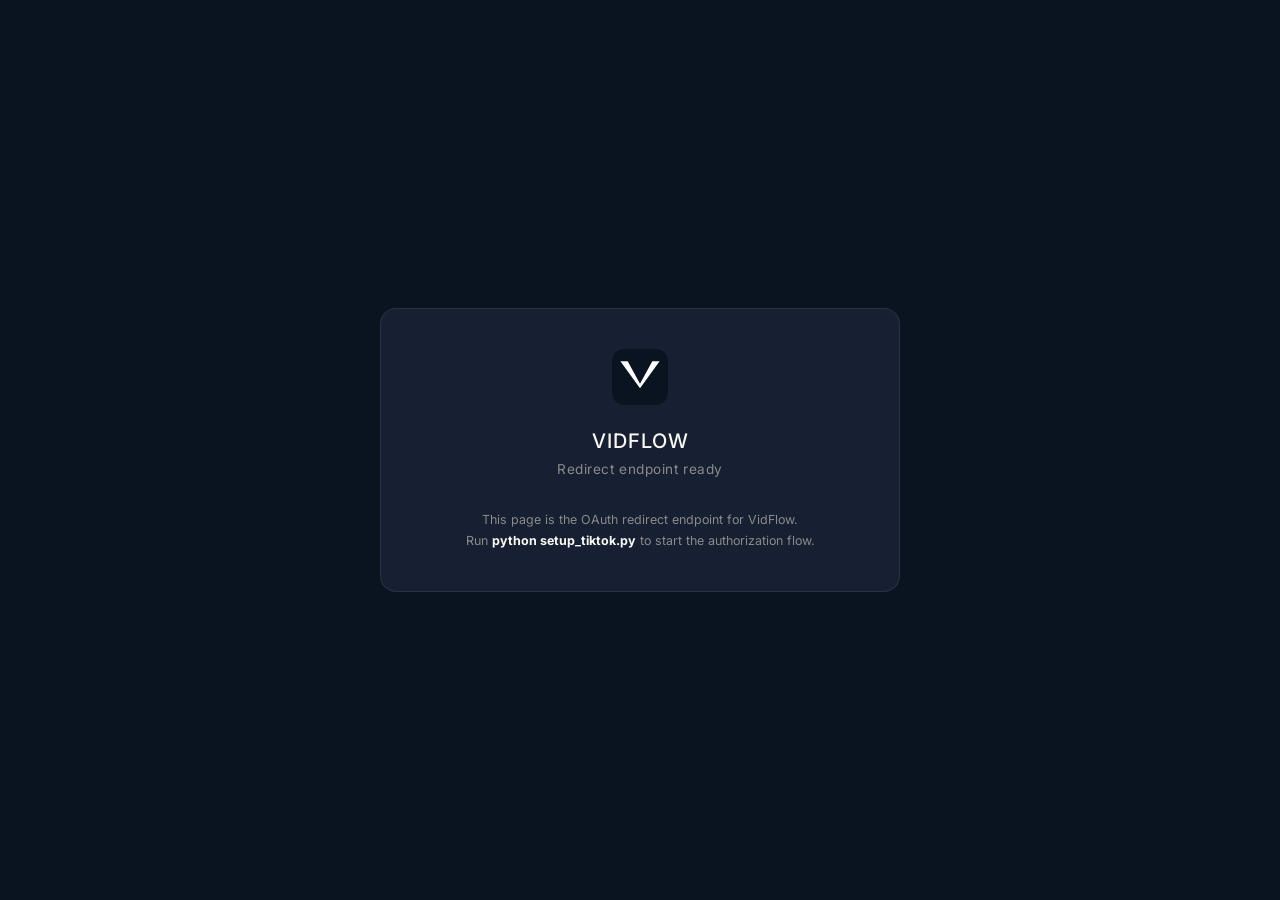
<file: callback.html>
<!DOCTYPE html>
<html lang="en">
<head>
  <meta charset="UTF-8">
  <meta name="viewport" content="width=device-width, initial-scale=1.0">
  <title>VidFlow — Authorization</title>
  <link rel="preconnect" href="https://fonts.googleapis.com">
  <link href="https://fonts.googleapis.com/css2?family=Inter:wght@300;400;500&display=swap" rel="stylesheet">
  <style>
    :root {
      --dark:   #0A1420;
      --green:  #1D3D25;
      --amber:  #C8963C;
      --cream:  #FAF8F2;
      --hai:    #8A8A8A;
    }
    * { box-sizing: border-box; margin: 0; padding: 0; }
    body {
      font-family: 'Inter', sans-serif;
      background: var(--dark);
      color: var(--cream);
      min-height: 100vh;
      display: flex;
      align-items: center;
      justify-content: center;
      padding: 2rem;
    }
    .card {
      background: #162032;
      border: 1px solid rgba(255,255,255,.08);
      border-radius: 16px;
      padding: 2.5rem 2rem;
      max-width: 520px;
      width: 100%;
      text-align: center;
    }
    .icon {
      width: 56px;
      height: 56px;
      margin: 0 auto 1.5rem;
      border-radius: 12px;
      overflow: hidden;
    }
    h1 {
      font-size: 1.25rem;
      font-weight: 500;
      letter-spacing: .05em;
      margin-bottom: .5rem;
      color: var(--cream);
    }
    .status {
      font-size: .85rem;
      color: var(--hai);
      margin-bottom: 2rem;
      letter-spacing: .04em;
    }
    .status.success { color: #4ade80; }
    .status.error   { color: #f87171; }

    .code-block {
      background: rgba(0,0,0,.4);
      border: 1px solid rgba(255,255,255,.1);
      border-radius: 8px;
      padding: 1rem 1.25rem;
      margin: 1.25rem 0;
      text-align: left;
    }
    .code-label {
      font-size: .68rem;
      letter-spacing: .15em;
      text-transform: uppercase;
      color: var(--hai);
      margin-bottom: .5rem;
    }
    .code-value {
      font-family: 'Courier New', monospace;
      font-size: .82rem;
      color: var(--amber);
      word-break: break-all;
      line-height: 1.5;
    }
    .copy-btn {
      background: var(--green);
      color: var(--cream);
      border: none;
      border-radius: 6px;
      padding: .7rem 1.5rem;
      font-family: 'Inter', sans-serif;
      font-size: .85rem;
      letter-spacing: .05em;
      cursor: pointer;
      transition: background .2s;
      margin-top: .5rem;
    }
    .copy-btn:hover { background: #2E5C28; }
    .copy-btn.copied { background: #166534; }

    .instruction {
      font-size: .78rem;
      color: var(--hai);
      margin-top: 1.5rem;
      line-height: 1.7;
    }
    .instruction strong { color: var(--cream); }

    .url-block {
      background: rgba(0,0,0,.3);
      border: 1px solid rgba(255,255,255,.06);
      border-radius: 6px;
      padding: .6rem 1rem;
      margin: .75rem 0;
    }
    .url-value {
      font-family: 'Courier New', monospace;
      font-size: .75rem;
      color: #9ca3af;
      word-break: break-all;
    }
    #copyUrlBtn {
      margin-top: .75rem;
      background: #1f2937;
    }
    #copyUrlBtn:hover { background: #374151; }
  </style>
</head>
<body>
  <div class="card">
    <div class="icon">
      <svg viewBox="0 0 100 100" fill="none" xmlns="http://www.w3.org/2000/svg">
        <rect width="100" height="100" rx="20" fill="#0A1420"/>
        <polygon points="15,22 28,22 50,62 72,22 85,22 50,70" fill="white"/>
      </svg>
    </div>

    <h1>VIDFLOW</h1>
    <p class="status" id="statusText">Checking authorization…</p>

    <div id="successBlock" style="display:none;">
      <div class="code-block">
        <p class="code-label">Authorization Code</p>
        <p class="code-value" id="codeDisplay"></p>
      </div>
      <button class="copy-btn" id="copyCodeBtn" onclick="copyCode()">Copy Code</button>

      <p class="instruction" style="margin-top:1.5rem;">
        <strong>Next step:</strong> Go back to the terminal running <code>python setup_tiktok.py</code> and paste the <strong>full URL</strong> below:
      </p>
      <div class="url-block">
        <p class="url-value" id="urlDisplay"></p>
      </div>
      <button class="copy-btn" id="copyUrlBtn" onclick="copyUrl()">Copy Full URL</button>
    </div>

    <div id="errorBlock" style="display:none;">
      <div class="code-block">
        <p class="code-label">Error Details</p>
        <p class="code-value" id="errorDisplay"></p>
      </div>
      <p class="instruction">Authorization was not completed. Please try running <code>python setup_tiktok.py</code> again.</p>
    </div>

    <div id="emptyBlock" style="display:none;">
      <p class="instruction">
        This page is the OAuth redirect endpoint for VidFlow.<br>
        Run <strong>python setup_tiktok.py</strong> to start the authorization flow.
      </p>
    </div>
  </div>

  <script>
    const params = new URLSearchParams(window.location.search);
    const code  = params.get('code');
    const error = params.get('error');
    const fullUrl = window.location.href;

    if (code) {
      document.getElementById('statusText').textContent = 'Authorization successful ✓';
      document.getElementById('statusText').className = 'status success';
      document.getElementById('codeDisplay').textContent = code;
      document.getElementById('urlDisplay').textContent = fullUrl;
      document.getElementById('successBlock').style.display = '';
    } else if (error) {
      document.getElementById('statusText').textContent = 'Authorization failed';
      document.getElementById('statusText').className = 'status error';
      document.getElementById('errorDisplay').textContent = error + (params.get('error_description') ? ': ' + params.get('error_description') : '');
      document.getElementById('errorBlock').style.display = '';
    } else {
      document.getElementById('statusText').textContent = 'Redirect endpoint ready';
      document.getElementById('statusText').className = 'status';
      document.getElementById('emptyBlock').style.display = '';
    }

    function copyCode() {
      navigator.clipboard.writeText(code).then(() => {
        const btn = document.getElementById('copyCodeBtn');
        btn.textContent = 'Copied!';
        btn.className = 'copy-btn copied';
        setTimeout(() => { btn.textContent = 'Copy Code'; btn.className = 'copy-btn'; }, 2000);
      });
    }

    function copyUrl() {
      navigator.clipboard.writeText(fullUrl).then(() => {
        const btn = document.getElementById('copyUrlBtn');
        btn.textContent = 'Copied!';
        btn.className = 'copy-btn copied';
        setTimeout(() => { btn.textContent = 'Copy Full URL'; btn.className = 'copy-btn'; }, 2000);
      });
    }
  </script>
</body>
</html>
</file>
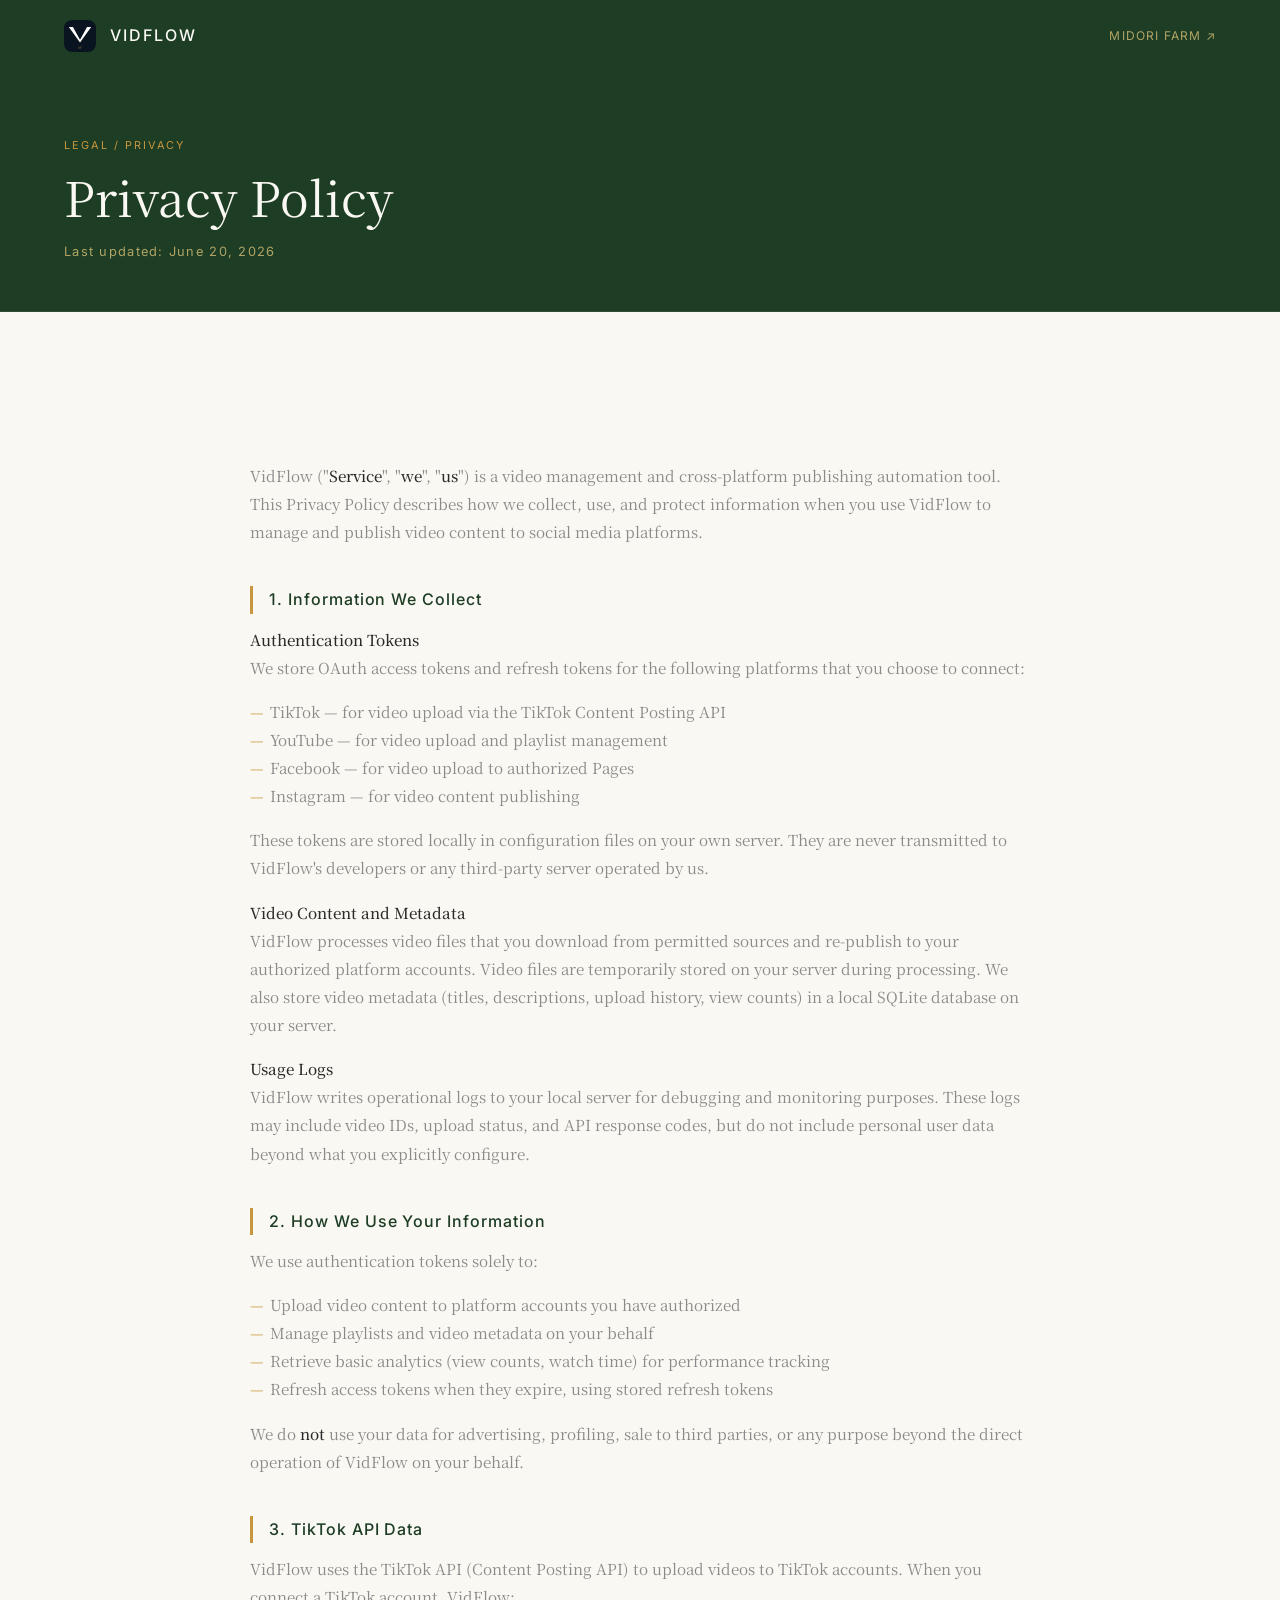
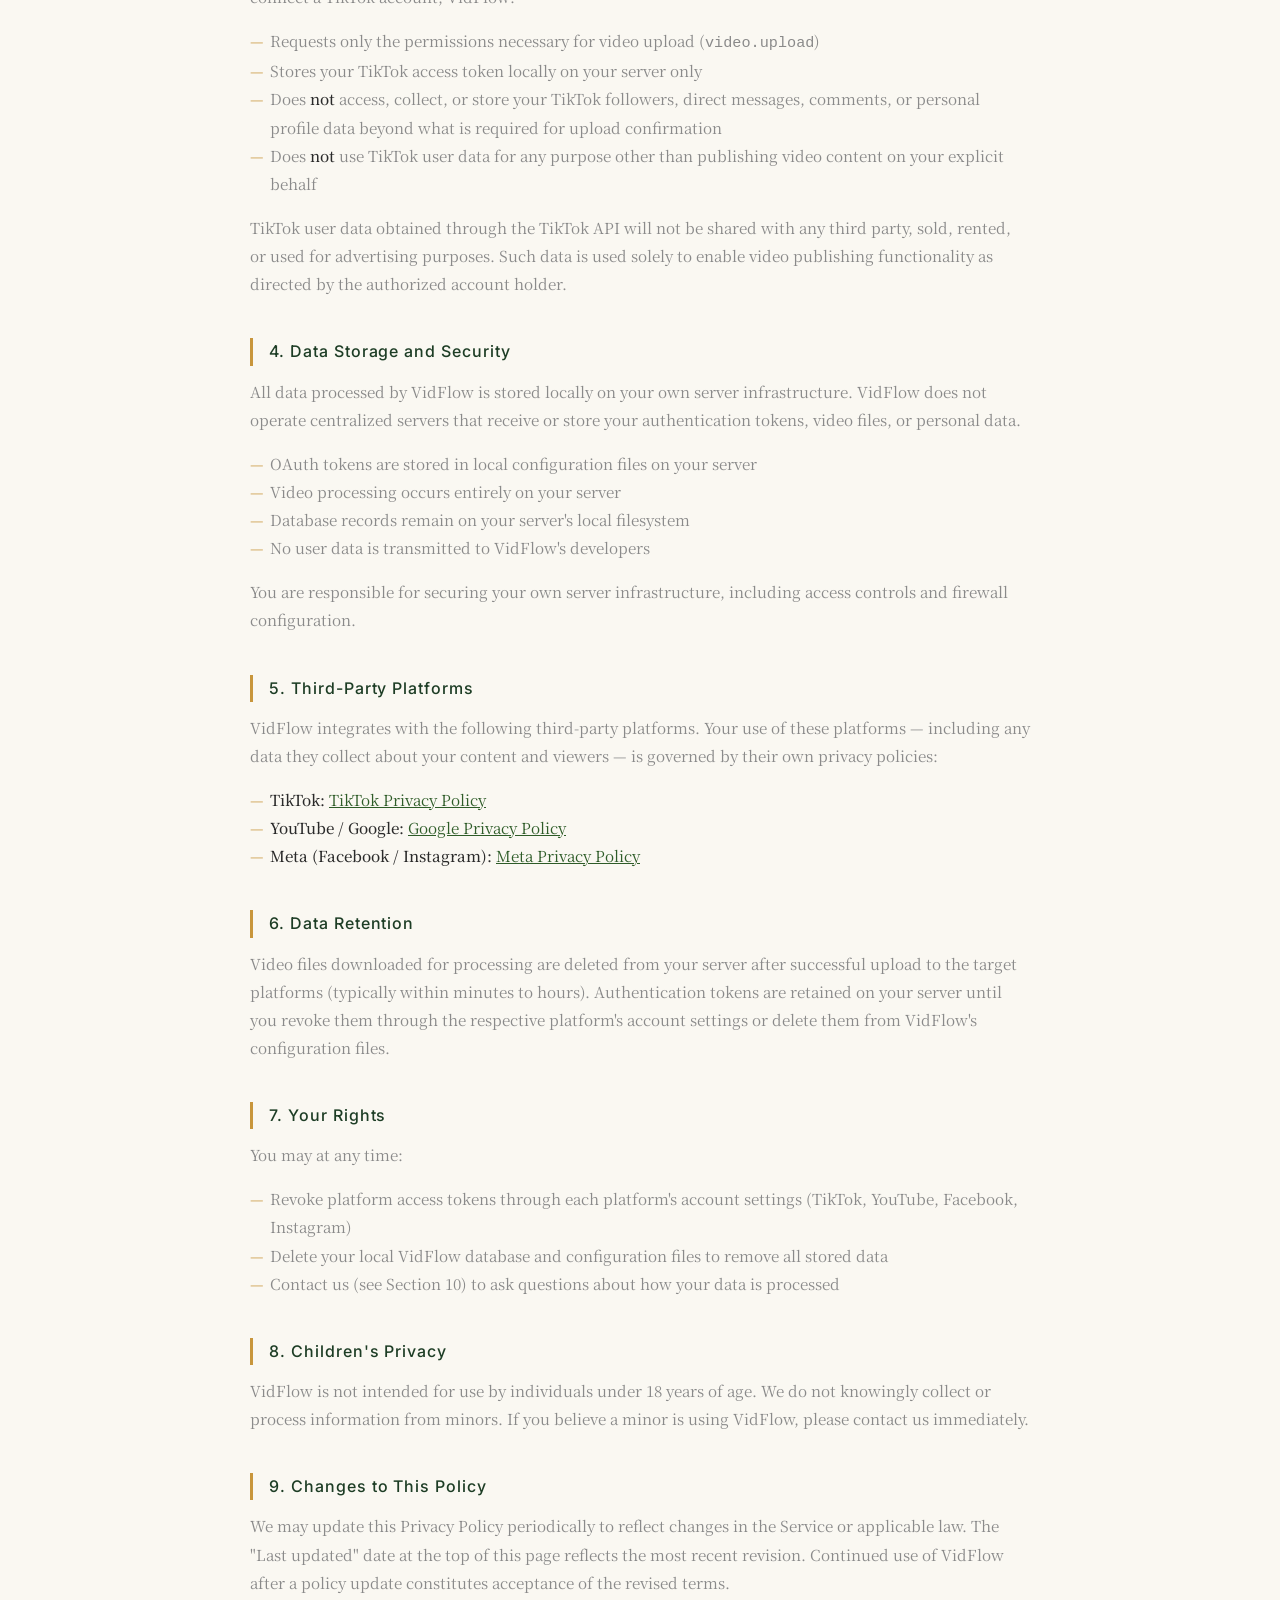
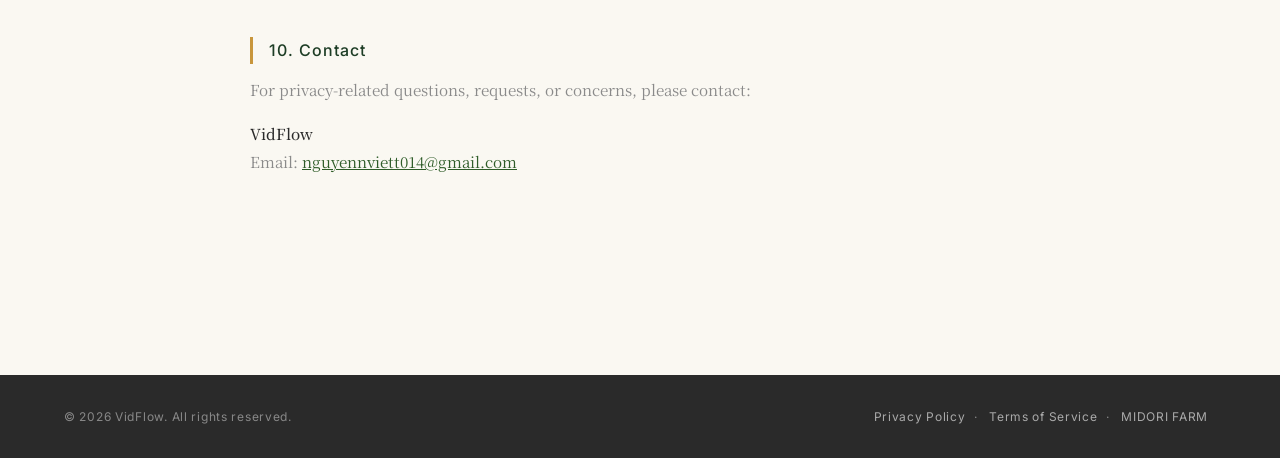
<file: privacy.html>
<!DOCTYPE html>
<html lang="en">
<head>
  <meta charset="UTF-8">
  <meta name="viewport" content="width=device-width, initial-scale=1.0">
  <title>Privacy Policy — VidFlow</title>
  <link rel="preconnect" href="https://fonts.googleapis.com">
  <link rel="preconnect" href="https://fonts.gstatic.com" crossorigin>
  <link href="https://fonts.googleapis.com/css2?family=Noto+Serif+JP:wght@300;400;500;700&family=Cormorant+Garamond:ital,wght@0,300;0,400;0,500;1,300;1,400&family=Inter:wght@300;400;500&display=swap" rel="stylesheet">
  <link rel="stylesheet" href="css/style.css">
  <style>
    .vf-header {
      background: var(--dark-g);
      padding: 1.25rem 0;
      position: sticky;
      top: 0;
      z-index: 100;
    }
    .vf-header-inner {
      display: flex;
      align-items: center;
      gap: 0.875rem;
    }
    .vf-logo-icon {
      width: 32px;
      height: 32px;
      border-radius: 8px;
      flex-shrink: 0;
    }
    .vf-logo-text {
      font-family: var(--font-ui);
      font-size: 1rem;
      font-weight: 500;
      letter-spacing: .12em;
      color: var(--cream);
    }
    .vf-header-back {
      margin-left: auto;
      font-family: var(--font-ui);
      font-size: .75rem;
      letter-spacing: .1em;
      color: var(--lt-koh);
      opacity: .7;
      transition: opacity .2s;
    }
    .vf-header-back:hover { opacity: 1; }

    .vf-hero {
      background: var(--dark-g);
      padding: 4rem 0 3rem;
      border-bottom: 1px solid rgba(255,255,255,.08);
    }
    .vf-hero .label { color: var(--kohaku); }
    .vf-hero h1 {
      font-family: var(--font-jp);
      font-size: clamp(1.8rem, 4vw, 3rem);
      font-weight: 400;
      color: var(--cream);
      line-height: 1.3;
      margin-bottom: .75rem;
    }
    .vf-hero .vf-date {
      font-family: var(--font-ui);
      font-size: .8rem;
      letter-spacing: .1em;
      color: var(--lt-koh);
      opacity: .7;
    }

    .legal-body {
      max-width: 780px;
      margin: 0 auto;
      padding: 3rem 0 5rem;
    }
    .legal-body h2 {
      font-family: var(--font-ui);
      font-size: 1rem;
      font-weight: 500;
      letter-spacing: .06em;
      color: var(--dark-g);
      margin: 2.5rem 0 .75rem;
      padding-left: 1rem;
      border-left: 3px solid var(--kohaku);
    }
    .legal-body p {
      color: var(--hai);
      line-height: 1.85;
      margin-bottom: 1rem;
      font-size: .95rem;
    }
    .legal-body ul {
      list-style: none;
      padding: 0;
      margin: 0 0 1rem;
    }
    .legal-body ul li {
      color: var(--hai);
      font-size: .95rem;
      line-height: 1.85;
      padding-left: 1.25rem;
      position: relative;
    }
    .legal-body ul li::before {
      content: '—';
      position: absolute;
      left: 0;
      color: var(--kohaku);
    }
    .legal-body strong { color: var(--sumi); font-weight: 500; }
    .legal-body a { color: var(--mid-g); text-decoration: underline; }

    .vf-footer {
      background: var(--sumi);
      padding: 2rem 0;
    }
    .vf-footer-inner {
      display: flex;
      align-items: center;
      justify-content: space-between;
      flex-wrap: wrap;
      gap: 1rem;
    }
    .vf-footer p {
      font-family: var(--font-ui);
      font-size: .75rem;
      color: #888;
      letter-spacing: .06em;
    }
    .vf-footer a {
      color: #aaa;
      margin: 0 .5rem;
    }
    .vf-footer a:hover { color: var(--cream); }
  </style>
</head>
<body style="background:var(--cream);">

<!-- VidFlow Header -->
<header class="vf-header">
  <div class="container vf-header-inner">
    <svg class="vf-logo-icon" viewBox="0 0 100 100" fill="none" xmlns="http://www.w3.org/2000/svg">
      <rect width="100" height="100" rx="20" fill="#0A1420"/>
      <polygon points="15,22 28,22 50,62 72,22 85,22 50,70" fill="white"/>
      <text x="50" y="90" font-family="Inter,sans-serif" font-size="10" font-weight="300" letter-spacing="1.5" fill="#C8963C" text-anchor="middle">VF</text>
    </svg>
    <span class="vf-logo-text">VIDFLOW</span>
    <a href="index.html" class="vf-header-back">MIDORI FARM ↗</a>
  </div>
</header>

<!-- Hero -->
<div class="vf-hero">
  <div class="container">
    <p class="label">LEGAL / PRIVACY</p>
    <h1>Privacy Policy</h1>
    <p class="vf-date">Last updated: June 20, 2026</p>
  </div>
</div>

<!-- Content -->
<main class="section">
  <div class="container legal-body">

    <p>VidFlow ("<strong>Service</strong>", "<strong>we</strong>", "<strong>us</strong>") is a video management and cross-platform publishing automation tool. This Privacy Policy describes how we collect, use, and protect information when you use VidFlow to manage and publish video content to social media platforms.</p>

    <h2>1. Information We Collect</h2>

    <p><strong>Authentication Tokens</strong><br>
    We store OAuth access tokens and refresh tokens for the following platforms that you choose to connect:</p>
    <ul>
      <li>TikTok — for video upload via the TikTok Content Posting API</li>
      <li>YouTube — for video upload and playlist management</li>
      <li>Facebook — for video upload to authorized Pages</li>
      <li>Instagram — for video content publishing</li>
    </ul>
    <p>These tokens are stored locally in configuration files on your own server. They are never transmitted to VidFlow's developers or any third-party server operated by us.</p>

    <p><strong>Video Content and Metadata</strong><br>
    VidFlow processes video files that you download from permitted sources and re-publish to your authorized platform accounts. Video files are temporarily stored on your server during processing. We also store video metadata (titles, descriptions, upload history, view counts) in a local SQLite database on your server.</p>

    <p><strong>Usage Logs</strong><br>
    VidFlow writes operational logs to your local server for debugging and monitoring purposes. These logs may include video IDs, upload status, and API response codes, but do not include personal user data beyond what you explicitly configure.</p>

    <h2>2. How We Use Your Information</h2>

    <p>We use authentication tokens solely to:</p>
    <ul>
      <li>Upload video content to platform accounts you have authorized</li>
      <li>Manage playlists and video metadata on your behalf</li>
      <li>Retrieve basic analytics (view counts, watch time) for performance tracking</li>
      <li>Refresh access tokens when they expire, using stored refresh tokens</li>
    </ul>
    <p>We do <strong>not</strong> use your data for advertising, profiling, sale to third parties, or any purpose beyond the direct operation of VidFlow on your behalf.</p>

    <h2>3. TikTok API Data</h2>

    <p>VidFlow uses the TikTok API (Content Posting API) to upload videos to TikTok accounts. When you connect a TikTok account, VidFlow:</p>
    <ul>
      <li>Requests only the permissions necessary for video upload (<code>video.upload</code>)</li>
      <li>Stores your TikTok access token locally on your server only</li>
      <li>Does <strong>not</strong> access, collect, or store your TikTok followers, direct messages, comments, or personal profile data beyond what is required for upload confirmation</li>
      <li>Does <strong>not</strong> use TikTok user data for any purpose other than publishing video content on your explicit behalf</li>
    </ul>
    <p>TikTok user data obtained through the TikTok API will not be shared with any third party, sold, rented, or used for advertising purposes. Such data is used solely to enable video publishing functionality as directed by the authorized account holder.</p>

    <h2>4. Data Storage and Security</h2>

    <p>All data processed by VidFlow is stored locally on your own server infrastructure. VidFlow does not operate centralized servers that receive or store your authentication tokens, video files, or personal data.</p>
    <ul>
      <li>OAuth tokens are stored in local configuration files on your server</li>
      <li>Video processing occurs entirely on your server</li>
      <li>Database records remain on your server's local filesystem</li>
      <li>No user data is transmitted to VidFlow's developers</li>
    </ul>
    <p>You are responsible for securing your own server infrastructure, including access controls and firewall configuration.</p>

    <h2>5. Third-Party Platforms</h2>

    <p>VidFlow integrates with the following third-party platforms. Your use of these platforms — including any data they collect about your content and viewers — is governed by their own privacy policies:</p>
    <ul>
      <li><strong>TikTok:</strong> <a href="https://www.tiktok.com/legal/privacy-policy" target="_blank" rel="noopener">TikTok Privacy Policy</a></li>
      <li><strong>YouTube / Google:</strong> <a href="https://policies.google.com/privacy" target="_blank" rel="noopener">Google Privacy Policy</a></li>
      <li><strong>Meta (Facebook / Instagram):</strong> <a href="https://www.facebook.com/privacy/policy/" target="_blank" rel="noopener">Meta Privacy Policy</a></li>
    </ul>

    <h2>6. Data Retention</h2>

    <p>Video files downloaded for processing are deleted from your server after successful upload to the target platforms (typically within minutes to hours). Authentication tokens are retained on your server until you revoke them through the respective platform's account settings or delete them from VidFlow's configuration files.</p>

    <h2>7. Your Rights</h2>

    <p>You may at any time:</p>
    <ul>
      <li>Revoke platform access tokens through each platform's account settings (TikTok, YouTube, Facebook, Instagram)</li>
      <li>Delete your local VidFlow database and configuration files to remove all stored data</li>
      <li>Contact us (see Section 10) to ask questions about how your data is processed</li>
    </ul>

    <h2>8. Children's Privacy</h2>

    <p>VidFlow is not intended for use by individuals under 18 years of age. We do not knowingly collect or process information from minors. If you believe a minor is using VidFlow, please contact us immediately.</p>

    <h2>9. Changes to This Policy</h2>

    <p>We may update this Privacy Policy periodically to reflect changes in the Service or applicable law. The "Last updated" date at the top of this page reflects the most recent revision. Continued use of VidFlow after a policy update constitutes acceptance of the revised terms.</p>

    <h2>10. Contact</h2>

    <p>For privacy-related questions, requests, or concerns, please contact:</p>
    <p>
      <strong>VidFlow</strong><br>
      Email: <a href="mailto:nguyennviett014@gmail.com">nguyennviett014@gmail.com</a>
    </p>

  </div>
</main>

<!-- Footer -->
<footer class="vf-footer">
  <div class="container vf-footer-inner">
    <p>© 2026 VidFlow. All rights reserved.</p>
    <p>
      <a href="privacy.html">Privacy Policy</a>·
      <a href="terms.html">Terms of Service</a>·
      <a href="index.html">MIDORI FARM</a>
    </p>
  </div>
</footer>

</body>
</html>
</file>
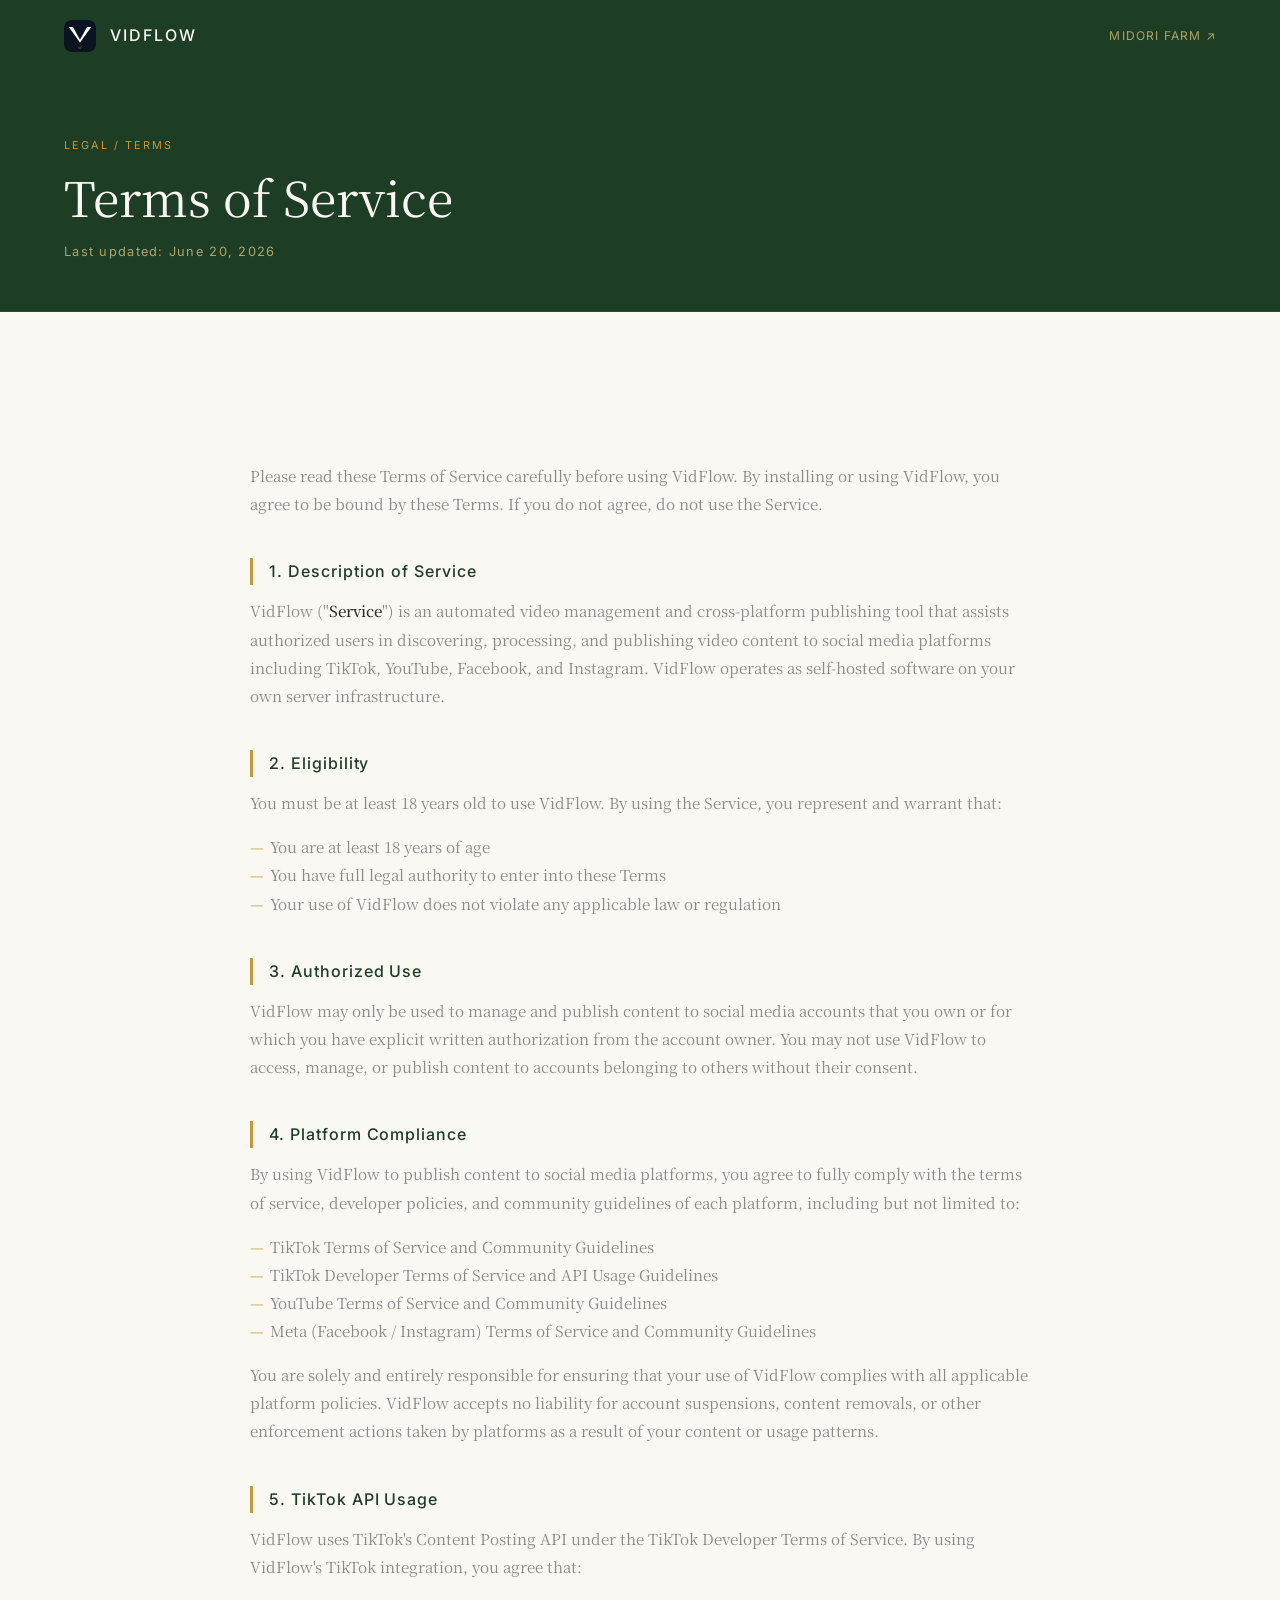
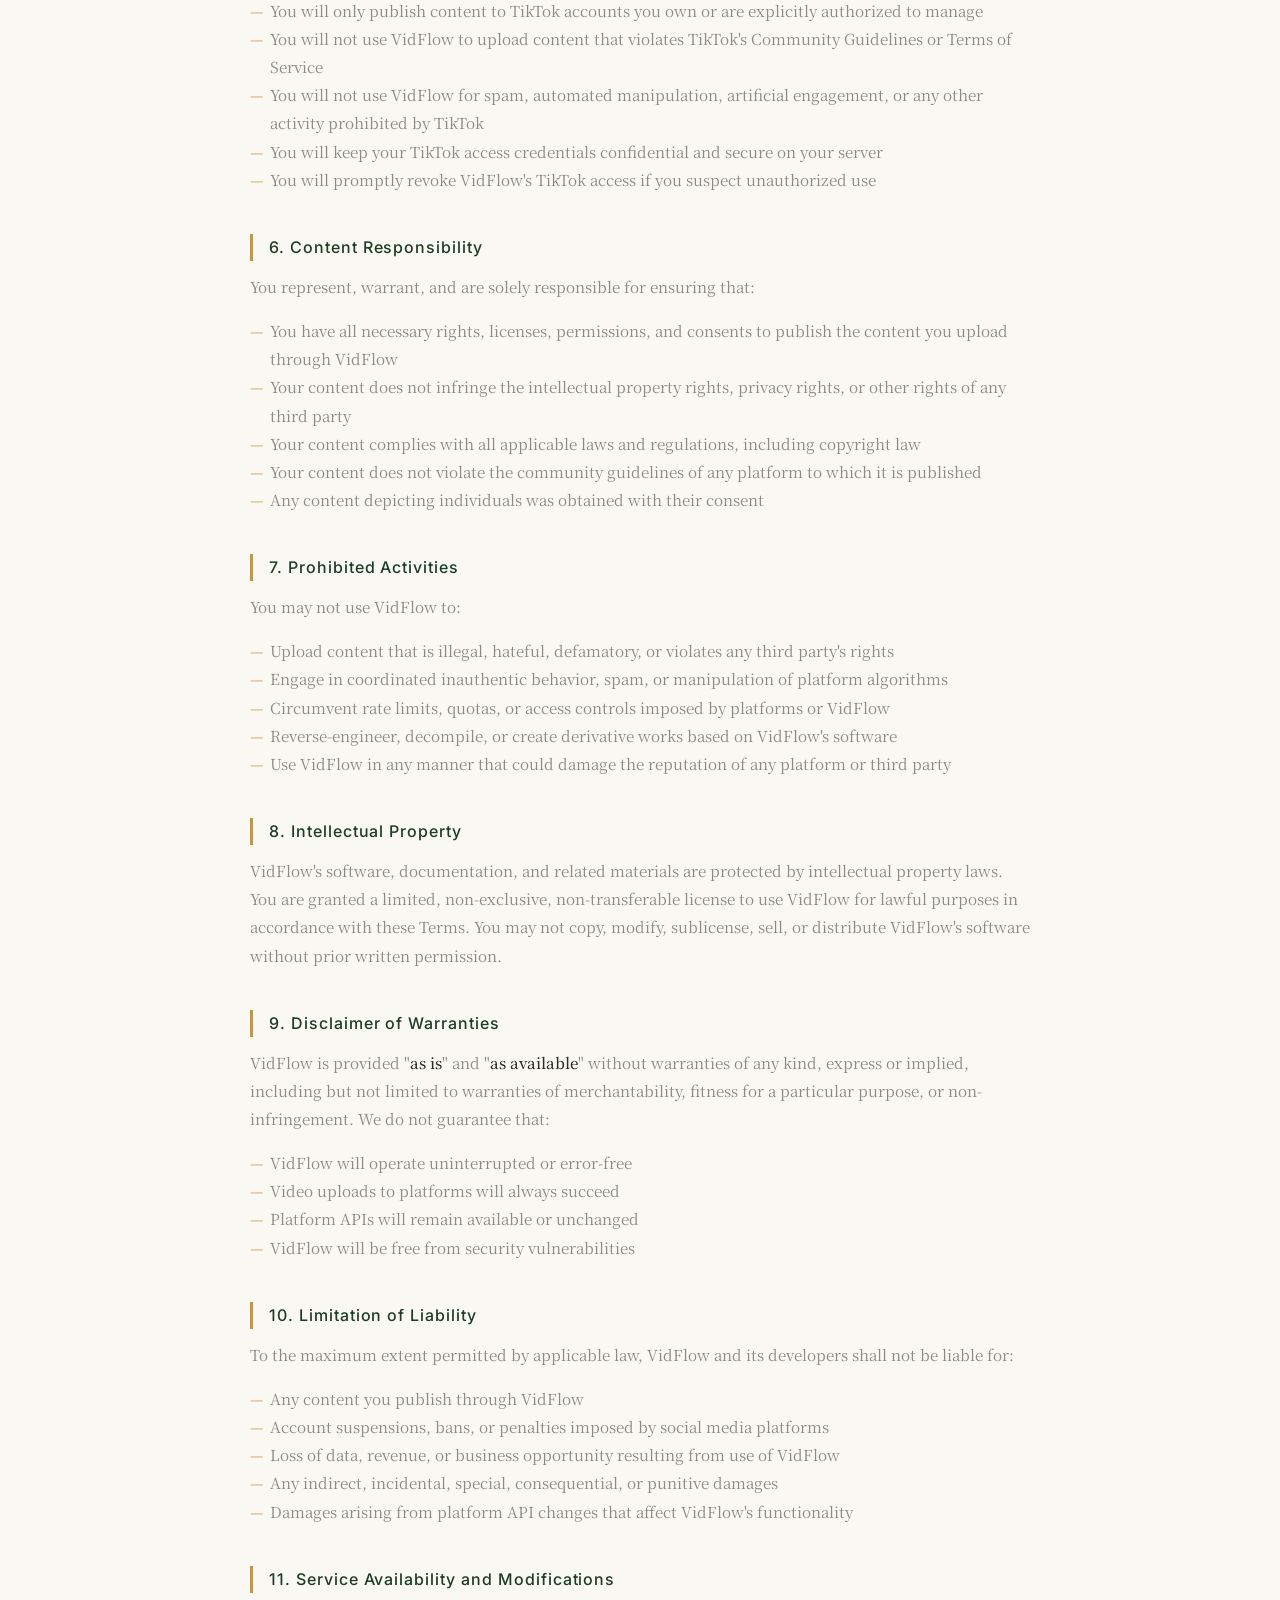
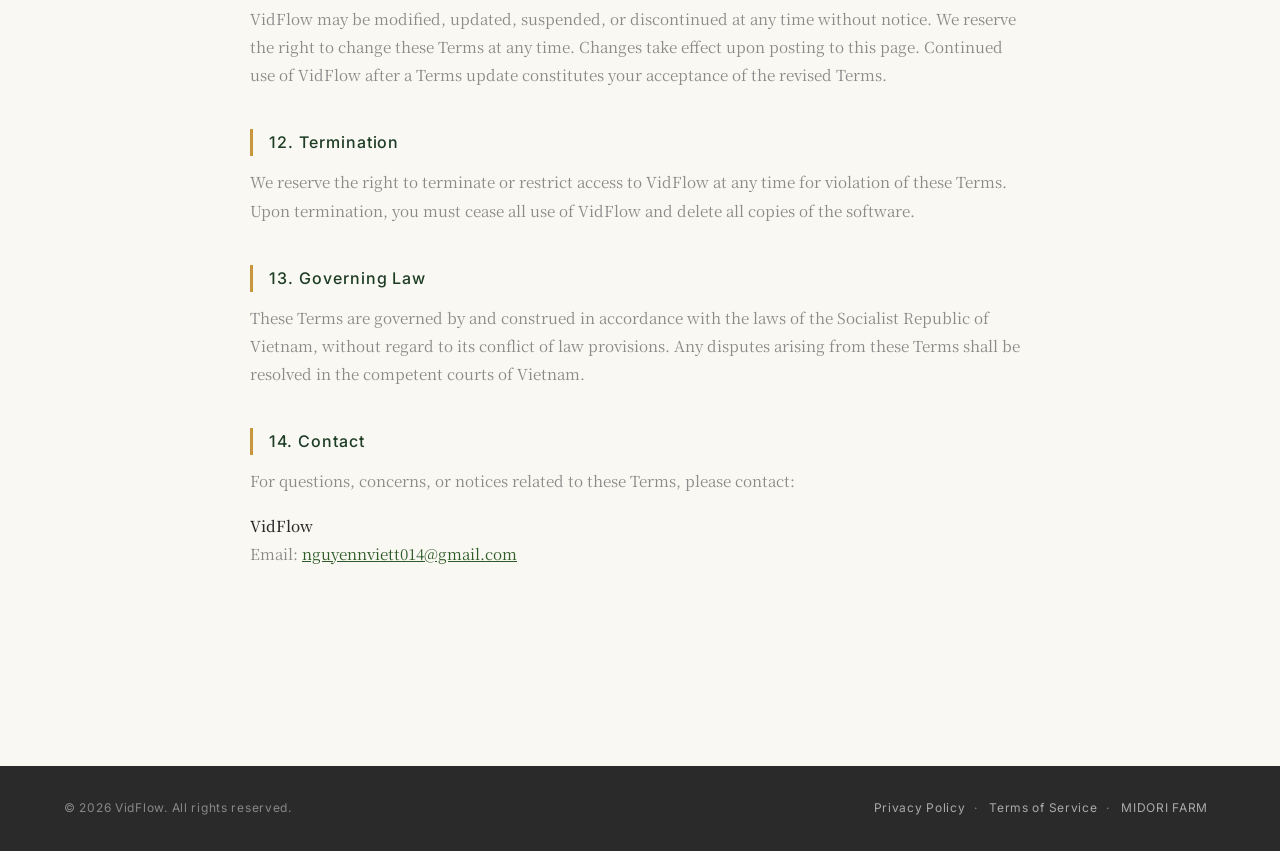
<file: terms.html>
<!DOCTYPE html>
<html lang="en">
<head>
  <meta charset="UTF-8">
  <meta name="viewport" content="width=device-width, initial-scale=1.0">
  <title>Terms of Service — VidFlow</title>
  <link rel="preconnect" href="https://fonts.googleapis.com">
  <link rel="preconnect" href="https://fonts.gstatic.com" crossorigin>
  <link href="https://fonts.googleapis.com/css2?family=Noto+Serif+JP:wght@300;400;500;700&family=Cormorant+Garamond:ital,wght@0,300;0,400;0,500;1,300;1,400&family=Inter:wght@300;400;500&display=swap" rel="stylesheet">
  <link rel="stylesheet" href="css/style.css">
  <style>
    .vf-header {
      background: var(--dark-g);
      padding: 1.25rem 0;
      position: sticky;
      top: 0;
      z-index: 100;
    }
    .vf-header-inner {
      display: flex;
      align-items: center;
      gap: 0.875rem;
    }
    .vf-logo-icon {
      width: 32px;
      height: 32px;
      border-radius: 8px;
      flex-shrink: 0;
    }
    .vf-logo-text {
      font-family: var(--font-ui);
      font-size: 1rem;
      font-weight: 500;
      letter-spacing: .12em;
      color: var(--cream);
    }
    .vf-header-back {
      margin-left: auto;
      font-family: var(--font-ui);
      font-size: .75rem;
      letter-spacing: .1em;
      color: var(--lt-koh);
      opacity: .7;
      transition: opacity .2s;
    }
    .vf-header-back:hover { opacity: 1; }

    .vf-hero {
      background: var(--dark-g);
      padding: 4rem 0 3rem;
      border-bottom: 1px solid rgba(255,255,255,.08);
    }
    .vf-hero .label { color: var(--kohaku); }
    .vf-hero h1 {
      font-family: var(--font-jp);
      font-size: clamp(1.8rem, 4vw, 3rem);
      font-weight: 400;
      color: var(--cream);
      line-height: 1.3;
      margin-bottom: .75rem;
    }
    .vf-hero .vf-date {
      font-family: var(--font-ui);
      font-size: .8rem;
      letter-spacing: .1em;
      color: var(--lt-koh);
      opacity: .7;
    }

    .legal-body {
      max-width: 780px;
      margin: 0 auto;
      padding: 3rem 0 5rem;
    }
    .legal-body h2 {
      font-family: var(--font-ui);
      font-size: 1rem;
      font-weight: 500;
      letter-spacing: .06em;
      color: var(--dark-g);
      margin: 2.5rem 0 .75rem;
      padding-left: 1rem;
      border-left: 3px solid var(--kohaku);
    }
    .legal-body p {
      color: var(--hai);
      line-height: 1.85;
      margin-bottom: 1rem;
      font-size: .95rem;
    }
    .legal-body ul {
      list-style: none;
      padding: 0;
      margin: 0 0 1rem;
    }
    .legal-body ul li {
      color: var(--hai);
      font-size: .95rem;
      line-height: 1.85;
      padding-left: 1.25rem;
      position: relative;
    }
    .legal-body ul li::before {
      content: '—';
      position: absolute;
      left: 0;
      color: var(--kohaku);
    }
    .legal-body strong { color: var(--sumi); font-weight: 500; }
    .legal-body a { color: var(--mid-g); text-decoration: underline; }

    .vf-footer {
      background: var(--sumi);
      padding: 2rem 0;
    }
    .vf-footer-inner {
      display: flex;
      align-items: center;
      justify-content: space-between;
      flex-wrap: wrap;
      gap: 1rem;
    }
    .vf-footer p {
      font-family: var(--font-ui);
      font-size: .75rem;
      color: #888;
      letter-spacing: .06em;
    }
    .vf-footer a {
      color: #aaa;
      margin: 0 .5rem;
    }
    .vf-footer a:hover { color: var(--cream); }
  </style>
</head>
<body style="background:var(--cream);">

<!-- VidFlow Header -->
<header class="vf-header">
  <div class="container vf-header-inner">
    <svg class="vf-logo-icon" viewBox="0 0 100 100" fill="none" xmlns="http://www.w3.org/2000/svg">
      <rect width="100" height="100" rx="20" fill="#0A1420"/>
      <polygon points="15,22 28,22 50,62 72,22 85,22 50,70" fill="white"/>
      <text x="50" y="90" font-family="Inter,sans-serif" font-size="10" font-weight="300" letter-spacing="1.5" fill="#C8963C" text-anchor="middle">VF</text>
    </svg>
    <span class="vf-logo-text">VIDFLOW</span>
    <a href="index.html" class="vf-header-back">MIDORI FARM ↗</a>
  </div>
</header>

<!-- Hero -->
<div class="vf-hero">
  <div class="container">
    <p class="label">LEGAL / TERMS</p>
    <h1>Terms of Service</h1>
    <p class="vf-date">Last updated: June 20, 2026</p>
  </div>
</div>

<!-- Content -->
<main class="section">
  <div class="container legal-body">

    <p>Please read these Terms of Service carefully before using VidFlow. By installing or using VidFlow, you agree to be bound by these Terms. If you do not agree, do not use the Service.</p>

    <h2>1. Description of Service</h2>

    <p>VidFlow ("<strong>Service</strong>") is an automated video management and cross-platform publishing tool that assists authorized users in discovering, processing, and publishing video content to social media platforms including TikTok, YouTube, Facebook, and Instagram. VidFlow operates as self-hosted software on your own server infrastructure.</p>

    <h2>2. Eligibility</h2>

    <p>You must be at least 18 years old to use VidFlow. By using the Service, you represent and warrant that:</p>
    <ul>
      <li>You are at least 18 years of age</li>
      <li>You have full legal authority to enter into these Terms</li>
      <li>Your use of VidFlow does not violate any applicable law or regulation</li>
    </ul>

    <h2>3. Authorized Use</h2>

    <p>VidFlow may only be used to manage and publish content to social media accounts that you own or for which you have explicit written authorization from the account owner. You may not use VidFlow to access, manage, or publish content to accounts belonging to others without their consent.</p>

    <h2>4. Platform Compliance</h2>

    <p>By using VidFlow to publish content to social media platforms, you agree to fully comply with the terms of service, developer policies, and community guidelines of each platform, including but not limited to:</p>
    <ul>
      <li>TikTok Terms of Service and Community Guidelines</li>
      <li>TikTok Developer Terms of Service and API Usage Guidelines</li>
      <li>YouTube Terms of Service and Community Guidelines</li>
      <li>Meta (Facebook / Instagram) Terms of Service and Community Guidelines</li>
    </ul>
    <p>You are solely and entirely responsible for ensuring that your use of VidFlow complies with all applicable platform policies. VidFlow accepts no liability for account suspensions, content removals, or other enforcement actions taken by platforms as a result of your content or usage patterns.</p>

    <h2>5. TikTok API Usage</h2>

    <p>VidFlow uses TikTok's Content Posting API under the TikTok Developer Terms of Service. By using VidFlow's TikTok integration, you agree that:</p>
    <ul>
      <li>You will only publish content to TikTok accounts you own or are explicitly authorized to manage</li>
      <li>You will not use VidFlow to upload content that violates TikTok's Community Guidelines or Terms of Service</li>
      <li>You will not use VidFlow for spam, automated manipulation, artificial engagement, or any other activity prohibited by TikTok</li>
      <li>You will keep your TikTok access credentials confidential and secure on your server</li>
      <li>You will promptly revoke VidFlow's TikTok access if you suspect unauthorized use</li>
    </ul>

    <h2>6. Content Responsibility</h2>

    <p>You represent, warrant, and are solely responsible for ensuring that:</p>
    <ul>
      <li>You have all necessary rights, licenses, permissions, and consents to publish the content you upload through VidFlow</li>
      <li>Your content does not infringe the intellectual property rights, privacy rights, or other rights of any third party</li>
      <li>Your content complies with all applicable laws and regulations, including copyright law</li>
      <li>Your content does not violate the community guidelines of any platform to which it is published</li>
      <li>Any content depicting individuals was obtained with their consent</li>
    </ul>

    <h2>7. Prohibited Activities</h2>

    <p>You may not use VidFlow to:</p>
    <ul>
      <li>Upload content that is illegal, hateful, defamatory, or violates any third party's rights</li>
      <li>Engage in coordinated inauthentic behavior, spam, or manipulation of platform algorithms</li>
      <li>Circumvent rate limits, quotas, or access controls imposed by platforms or VidFlow</li>
      <li>Reverse-engineer, decompile, or create derivative works based on VidFlow's software</li>
      <li>Use VidFlow in any manner that could damage the reputation of any platform or third party</li>
    </ul>

    <h2>8. Intellectual Property</h2>

    <p>VidFlow's software, documentation, and related materials are protected by intellectual property laws. You are granted a limited, non-exclusive, non-transferable license to use VidFlow for lawful purposes in accordance with these Terms. You may not copy, modify, sublicense, sell, or distribute VidFlow's software without prior written permission.</p>

    <h2>9. Disclaimer of Warranties</h2>

    <p>VidFlow is provided "<strong>as is</strong>" and "<strong>as available</strong>" without warranties of any kind, express or implied, including but not limited to warranties of merchantability, fitness for a particular purpose, or non-infringement. We do not guarantee that:</p>
    <ul>
      <li>VidFlow will operate uninterrupted or error-free</li>
      <li>Video uploads to platforms will always succeed</li>
      <li>Platform APIs will remain available or unchanged</li>
      <li>VidFlow will be free from security vulnerabilities</li>
    </ul>

    <h2>10. Limitation of Liability</h2>

    <p>To the maximum extent permitted by applicable law, VidFlow and its developers shall not be liable for:</p>
    <ul>
      <li>Any content you publish through VidFlow</li>
      <li>Account suspensions, bans, or penalties imposed by social media platforms</li>
      <li>Loss of data, revenue, or business opportunity resulting from use of VidFlow</li>
      <li>Any indirect, incidental, special, consequential, or punitive damages</li>
      <li>Damages arising from platform API changes that affect VidFlow's functionality</li>
    </ul>

    <h2>11. Service Availability and Modifications</h2>

    <p>VidFlow may be modified, updated, suspended, or discontinued at any time without notice. We reserve the right to change these Terms at any time. Changes take effect upon posting to this page. Continued use of VidFlow after a Terms update constitutes your acceptance of the revised Terms.</p>

    <h2>12. Termination</h2>

    <p>We reserve the right to terminate or restrict access to VidFlow at any time for violation of these Terms. Upon termination, you must cease all use of VidFlow and delete all copies of the software.</p>

    <h2>13. Governing Law</h2>

    <p>These Terms are governed by and construed in accordance with the laws of the Socialist Republic of Vietnam, without regard to its conflict of law provisions. Any disputes arising from these Terms shall be resolved in the competent courts of Vietnam.</p>

    <h2>14. Contact</h2>

    <p>For questions, concerns, or notices related to these Terms, please contact:</p>
    <p>
      <strong>VidFlow</strong><br>
      Email: <a href="mailto:nguyennviett014@gmail.com">nguyennviett014@gmail.com</a>
    </p>

  </div>
</main>

<!-- Footer -->
<footer class="vf-footer">
  <div class="container vf-footer-inner">
    <p>© 2026 VidFlow. All rights reserved.</p>
    <p>
      <a href="privacy.html">Privacy Policy</a>·
      <a href="terms.html">Terms of Service</a>·
      <a href="index.html">MIDORI FARM</a>
    </p>
  </div>
</footer>

</body>
</html>
</file>
<file: css/style.css>
/* ============================================================
   MIDORI FARM V3 — Japanese Wabi × Maruki Layout
   ============================================================ */

:root {
  --cream:    #FAF8F2;
  --dark-g:   #1D3D25;
  --mid-g:    #2E5C28;
  --moegi:    #4D7C45;
  --kohaku:   #C8963C;
  --lt-koh:   #F0D080;
  --sumi:     #2A2A2A;
  --hai:      #8A8A8A;
  --light:    #F4F2EC;

  --r-card:   16px;
  --r-img:    12px;
  --r-input:  8px;
  --r-btn:    6px;

  --font-jp:  'Noto Serif JP', serif;
  --font-en:  'Cormorant Garamond', serif;
  --font-ui:  'Inter', sans-serif;

  --gap: clamp(60px, 8vw, 120px);
}

*, *::before, *::after { box-sizing: border-box; margin: 0; padding: 0; }
html { scroll-behavior: smooth; }
body {
  font-family: var(--font-jp);
  background: var(--cream);
  color: var(--sumi);
  overflow-x: hidden;
  line-height: 1.7;
}
img { display: block; width: 100%; height: 100%; object-fit: cover; }
a { text-decoration: none; color: inherit; }

/* ─── Utilities ─────────────────────────────────── */
.container { width: 90%; max-width: 1200px; margin: 0 auto; }
.section    { padding: var(--gap) 0; }

.label {
  font-family: var(--font-ui);
  font-size: .68rem;
  letter-spacing: .18em;
  text-transform: uppercase;
  color: var(--hai);
  margin-bottom: .75rem;
}
.section-hd { text-align: center; margin-bottom: clamp(36px, 5vw, 64px); }
.section-hd h2 {
  font-family: var(--font-jp);
  font-size: clamp(1.6rem, 3vw, 2.5rem);
  font-weight: 400;
  color: var(--dark-g);
  line-height: 1.4;
}

/* ─── Animations ────────────────────────────────── */
[data-anim] { opacity: 0; transition: opacity .75s ease, transform .75s ease; }
[data-anim="fade-up"]    { transform: translateY(40px); }
[data-anim="fade-left"]  { transform: translateX(-50px); }
[data-anim="fade-right"] { transform: translateX(50px); }
[data-anim].anim-in      { opacity: 1; transform: none; }

[data-anim-stagger] > * {
  opacity: 0; transform: translateY(24px);
  transition: opacity .6s ease, transform .6s ease;
}
[data-anim-stagger].anim-in > *:nth-child(1){opacity:1;transform:none;transition-delay:.00s}
[data-anim-stagger].anim-in > *:nth-child(2){opacity:1;transform:none;transition-delay:.10s}
[data-anim-stagger].anim-in > *:nth-child(3){opacity:1;transform:none;transition-delay:.20s}
[data-anim-stagger].anim-in > *:nth-child(4){opacity:1;transform:none;transition-delay:.30s}
[data-anim-stagger].anim-in > *:nth-child(5){opacity:1;transform:none;transition-delay:.40s}
[data-anim-stagger].anim-in > *:nth-child(6){opacity:1;transform:none;transition-delay:.50s}

/* ─── Buttons ───────────────────────────────────── */
.btn-primary {
  display: block; padding: .85rem 1.5rem; width: 100%;
  background: var(--dark-g); color: var(--cream);
  font-family: var(--font-jp); font-size: .9rem; text-align: center;
  border: none; border-radius: var(--r-btn); cursor: pointer;
  transition: background .2s;
}
.btn-primary:hover { background: var(--mid-g); }
.btn-outline {
  display: block; padding: .85rem 1.5rem; width: 100%;
  background: transparent; color: var(--dark-g);
  font-family: var(--font-jp); font-size: .9rem; text-align: center;
  border: 1px solid var(--dark-g); border-radius: var(--r-btn); cursor: pointer;
  transition: all .2s;
}
.btn-outline:hover { background: var(--dark-g); color: var(--cream); }
.btn-block { display: block; width: 100%; }

.text-cta {
  font-family: var(--font-ui); font-size: .85rem; letter-spacing: .1em;
  color: var(--dark-g); border-bottom: 1px solid var(--dark-g);
  padding-bottom: 2px; transition: color .2s, border-color .2s;
}
.text-cta:hover { color: var(--kohaku); border-color: var(--kohaku); }

.text-link {
  font-family: var(--font-ui); font-size: .78rem; letter-spacing: .1em;
  color: var(--moegi); border-bottom: 1px solid var(--moegi);
  padding-bottom: 1px; transition: color .2s;
}
.text-link:hover { color: var(--dark-g); border-color: var(--dark-g); }

.text-cta-light {
  font-family: var(--font-ui); font-size: .8rem; letter-spacing: .1em;
  color: rgba(255,255,255,.85); border-bottom: 1px solid rgba(255,255,255,.4);
  padding-bottom: 2px; transition: all .2s;
}
.text-cta-light:hover { color: var(--lt-koh); border-color: var(--lt-koh); }

/* ─── Nav ───────────────────────────────────────── */
.nav {
  position: fixed; top: 0; left: 0; right: 0; z-index: 100;
  display: flex; align-items: center; justify-content: space-between;
  padding: 1rem 2rem;
  transition: background .3s, box-shadow .3s;
}
.nav.scrolled {
  background: rgba(250,248,242,.97);
  backdrop-filter: blur(8px);
  box-shadow: 0 1px 20px rgba(0,0,0,.07);
}
.nav-logo {
  font-family: var(--font-en); font-size: 1.3rem; font-weight: 500;
  letter-spacing: .05em; color: #fff; flex-shrink: 0; transition: color .3s;
}
.nav.scrolled .nav-logo { color: var(--dark-g); }
.nav-logo span { color: var(--kohaku); }

.nav-links {
  display: none; align-items: center; gap: .5rem;
  font-family: var(--font-jp); font-size: .82rem;
}
@media (min-width: 1024px) { .nav-links { display: flex; } }
.nav-links a { color: rgba(255,255,255,.9); padding: .25rem .5rem; transition: color .2s; }
.nav.scrolled .nav-links a { color: var(--sumi); }
.nav-links a:hover { color: var(--kohaku); }
.nav-links .nav-cta {
  border: 1px solid rgba(255,255,255,.4); border-radius: var(--r-btn); padding: .4rem 1rem;
}
.nav.scrolled .nav-links .nav-cta { border-color: var(--dark-g); color: var(--dark-g); }
.nav-sep { color: rgba(255,255,255,.22); font-size: 1rem; }
.nav.scrolled .nav-sep { color: var(--hai); }

.nav-right { display: flex; align-items: center; gap: .75rem; }
.lang-switcher { display: flex; gap: .25rem; }
.ls-btn {
  font-family: var(--font-ui); font-size: .68rem; letter-spacing: .05em;
  padding: .3rem .55rem; background: transparent; cursor: pointer;
  border: 1px solid rgba(255,255,255,.28); border-radius: 4px;
  color: rgba(255,255,255,.68); transition: all .2s;
}
.nav.scrolled .ls-btn { border-color: rgba(42,42,42,.2); color: var(--hai); }
.ls-btn:hover, .ls-btn.active {
  background: var(--kohaku); border-color: var(--kohaku); color: #fff;
}

.nav-burger {
  display: flex; flex-direction: column; gap: 5px;
  background: none; border: none; cursor: pointer; padding: 4px;
}
@media (min-width: 1024px) { .nav-burger { display: none; } }
.nav-burger span {
  display: block; width: 24px; height: 2px;
  background: #fff; border-radius: 2px; transition: all .3s;
}
.nav.scrolled .nav-burger span { background: var(--sumi); }
.nav-burger.open span:nth-child(1) { transform: translateY(7px) rotate(45deg); }
.nav-burger.open span:nth-child(2) { opacity: 0; }
.nav-burger.open span:nth-child(3) { transform: translateY(-7px) rotate(-45deg); }

/* Mobile drawer */
.mobile-drawer {
  display: none; position: fixed; inset: 0; z-index: 99;
  background: var(--dark-g); padding: 5rem 2rem 2rem;
  flex-direction: column; gap: 1.5rem;
}
.mobile-drawer.open { display: flex; }
.mobile-drawer a {
  font-family: var(--font-jp); font-size: 1.1rem; color: var(--cream);
  padding-bottom: 1rem; border-bottom: 1px solid rgba(255,255,255,.08);
}
.drawer-lang { display: flex; gap: .5rem; margin-top: 1rem; }
.drawer-lang .ls-btn { border-color: rgba(255,255,255,.2); color: rgba(255,255,255,.58); }

/* ─── Hero Slider ───────────────────────────────── */
.hero { position: relative; height: 100dvh; min-height: 600px; overflow: hidden; }
.slider { width: 100%; height: 100%; }
.slide {
  position: absolute; inset: 0;
  background-size: cover; background-position: center;
  opacity: 0; transition: opacity 1s ease;
}
.slide.active { opacity: 1; z-index: 1; }
.slide-overlay {
  position: absolute; inset: 0;
  background: linear-gradient(to top,
    rgba(5,15,8,.78) 0%,
    rgba(5,15,8,.25) 55%,
    rgba(5,15,8,.05) 100%);
}
.slide-text {
  position: absolute; z-index: 2;
  bottom: clamp(60px, 10vw, 110px);
  left: clamp(24px, 7vw, 100px);
  max-width: 560px;
}
.slide-eyebrow {
  font-family: var(--font-ui); font-size: .7rem;
  letter-spacing: .22em; text-transform: uppercase;
  color: rgba(255,255,255,.62); margin-bottom: .9rem;
}
.slide-heading {
  font-family: var(--font-jp); font-weight: 300;
  font-size: clamp(2rem, 5vw, 3.4rem);
  color: #fff; line-height: 1.3; margin-bottom: 1.75rem;
}
.slide-cta {
  font-family: var(--font-ui); font-size: .85rem; letter-spacing: .1em;
  color: rgba(255,255,255,.85); border-bottom: 1px solid rgba(255,255,255,.4);
  padding-bottom: 2px; transition: color .2s, border-color .2s;
}
.slide-cta:hover { color: var(--kohaku); border-color: var(--kohaku); }

.slider-btn {
  position: absolute; top: 50%; transform: translateY(-50%); z-index: 10;
  width: 48px; height: 48px; border-radius: 50%;
  display: flex; align-items: center; justify-content: center;
  background: rgba(255,255,255,.1); border: 1px solid rgba(255,255,255,.2);
  color: #fff; font-size: 1.1rem; cursor: pointer;
  backdrop-filter: blur(4px); transition: background .2s;
}
.slider-btn:hover { background: rgba(255,255,255,.22); }
.slider-prev { left: clamp(12px, 3vw, 32px); }
.slider-next { right: clamp(12px, 3vw, 32px); }

.slider-dots {
  position: absolute; bottom: 28px; left: 50%;
  transform: translateX(-50%); z-index: 10; display: flex; gap: 8px;
}
.dot {
  width: 8px; height: 8px; border-radius: 50%;
  background: rgba(255,255,255,.32); border: none; cursor: pointer;
  transition: background .3s, transform .3s;
}
.dot.active { background: #fff; transform: scale(1.35); }

/* ─── Concept Bar ───────────────────────────────── */
.concept-bar { background: var(--dark-g); padding: 1.2rem; text-align: center; }
.concept-bar > * { display: inline; font-size: clamp(.78rem, 1.3vw, .95rem); }
.concept-jp { font-family: var(--font-jp); color: rgba(250,248,242,.9); letter-spacing: .04em; }
.concept-div { color: rgba(250,248,242,.22); margin: 0 1.2rem; }
.concept-en { font-family: var(--font-en); color: rgba(250,248,242,.52); font-style: italic; }

/* ─── About ─────────────────────────────────────── */
.about-inner {
  display: grid; grid-template-columns: 1fr; gap: 3rem; align-items: center;
}
@media (min-width: 768px) { .about-inner { grid-template-columns: 1fr 1fr; } }
.about-img { border-radius: var(--r-img); overflow: hidden; aspect-ratio: 4/3; }
.about-img img { transition: transform .6s ease; }
.about-img:hover img { transform: scale(1.04); }
.about-text h2 {
  font-family: var(--font-jp); font-size: clamp(1.5rem, 2.5vw, 2.2rem);
  font-weight: 400; color: var(--dark-g); margin-bottom: 1.25rem; line-height: 1.4;
}
.about-text .lead { font-size: 1.05rem; color: var(--mid-g); margin-bottom: 1rem; font-weight: 500; }
.about-text p { color: var(--hai); line-height: 1.8; margin-bottom: 1.5rem; }

/* ─── Services ──────────────────────────────────── */
.services { background: var(--light); }
.svc-grid { display: grid; grid-template-columns: 1fr; gap: 1.5rem; }
@media (min-width: 640px)  { .svc-grid { grid-template-columns: repeat(2,1fr); } }
@media (min-width: 1024px) {
  .svc-grid { grid-template-columns: repeat(3,1fr); }
  .svc-card--wide { grid-column: span 2; }
}
.svc-card {
  background: var(--cream); border-radius: var(--r-card); overflow: hidden;
  transition: transform .3s, box-shadow .3s;
}
.svc-card:hover { transform: translateY(-4px); box-shadow: 0 16px 48px rgba(0,0,0,.1); }
.svc-img-wrap { position: relative; aspect-ratio: 4/3; overflow: hidden; }
.svc-card--wide .svc-img-wrap { aspect-ratio: 16/7; }
.svc-img-wrap img { transition: transform .6s ease; }
.svc-card:hover .svc-img-wrap img { transform: scale(1.06); }
.svc-season {
  position: absolute; top: 12px; right: 12px;
  background: rgba(250,248,242,.92); color: var(--dark-g);
  font-family: var(--font-ui); font-size: .63rem; letter-spacing: .08em;
  padding: .28rem .7rem; border-radius: 20px; backdrop-filter: blur(4px);
}
.svc-body { padding: 1.5rem; }
.svc-name-jp {
  font-family: var(--font-jp); font-size: 1.1rem; font-weight: 500;
  color: var(--dark-g); margin-bottom: .25rem;
}
.svc-name-en {
  font-family: var(--font-ui); font-size: .6rem; letter-spacing: .15em;
  color: var(--hai); margin-bottom: .75rem;
}
.svc-desc { font-size: .875rem; color: #555; line-height: 1.7; margin-bottom: 1rem; }

/* ─── Audience ──────────────────────────────────── */
.audience-grid { display: grid; grid-template-columns: 1fr; }
@media (min-width: 768px) { .audience-grid { grid-template-columns: 1fr 1fr; } }
.panel {
  position: relative; background-size: cover; background-position: center;
  display: flex; align-items: flex-end;
  padding: clamp(2rem, 5vw, 4rem); min-height: 440px;
  overflow: hidden;
}
@media (min-width: 768px) { .panel { min-height: 540px; } }
.panel-overlay {
  position: absolute; inset: 0;
  background: linear-gradient(to top,
    rgba(5,18,8,.82) 0%, rgba(5,18,8,.25) 60%, transparent 100%);
  transition: background .4s;
}
.panel:hover .panel-overlay {
  background: linear-gradient(to top,
    rgba(5,18,8,.88) 0%, rgba(5,18,8,.38) 60%, transparent 100%);
}
.panel-content { position: relative; z-index: 1; }
.panel-content .label { color: rgba(255,255,255,.52); margin-bottom: .75rem; }
.panel-content h2 {
  font-family: var(--font-jp); font-size: clamp(1.4rem, 3vw, 2rem);
  font-weight: 300; color: #fff; line-height: 1.4; margin-bottom: .75rem;
}
.panel-content p { font-size: .875rem; color: rgba(255,255,255,.7); margin-bottom: 1.25rem; }

/* ─── Experience ────────────────────────────────── */
.steps { display: grid; grid-template-columns: 1fr; gap: 2rem; }
@media (min-width: 640px)  { .steps { grid-template-columns: repeat(2,1fr); } }
@media (min-width: 1024px) { .steps { grid-template-columns: repeat(4,1fr); } }
.step { text-align: center; padding: 1.5rem; }
.step-num {
  display: block; font-family: var(--font-en); font-size: 3rem;
  color: var(--kohaku); opacity: .42; margin-bottom: .75rem; line-height: 1;
}
.step h3 {
  font-family: var(--font-jp); font-size: 1rem; font-weight: 500;
  color: var(--dark-g); margin-bottom: .6rem;
}
.step p { font-size: .875rem; color: var(--hai); line-height: 1.7; }

/* ─── Gallery ───────────────────────────────────── */
.gallery { background: var(--light); }
.gallery-grid { display: grid; grid-template-columns: repeat(2,1fr); gap: 10px; }
@media (min-width: 768px) {
  .gallery-grid { grid-template-columns: repeat(3,1fr); }
  .g-tall { grid-row: span 2; }
  .g-wide { grid-column: span 2; }
}
.g-item { border-radius: var(--r-img); overflow: hidden; aspect-ratio: 1; }
.g-tall  { aspect-ratio: auto; }
.g-item img { transition: transform .5s ease; }
.g-item:hover img { transform: scale(1.06); }

/* ─── Stats ─────────────────────────────────────── */
.stats-bar { background: var(--dark-g); padding: 3.5rem 0; }
.stats-grid {
  display: grid; grid-template-columns: repeat(2,1fr); gap: 2rem; text-align: center;
}
@media (min-width: 768px) { .stats-grid { grid-template-columns: repeat(4,1fr); } }
.stat-n {
  display: inline; font-family: var(--font-en);
  font-size: clamp(2.4rem, 5vw, 3.2rem); font-weight: 300; color: var(--kohaku);
}
.stat-u { font-family: var(--font-en); font-size: 1.5rem; color: var(--kohaku); }
.stat-l {
  font-family: var(--font-jp); font-size: .8rem;
  color: rgba(250,248,242,.52); margin-top: .4rem; letter-spacing: .05em;
  display: block;
}

/* ─── Testimonials ──────────────────────────────── */
.reviews-grid { display: grid; grid-template-columns: 1fr; gap: 1.5rem; }
@media (min-width: 768px) { .reviews-grid { grid-template-columns: repeat(3,1fr); } }
.review {
  background: var(--cream); border: 1px solid rgba(0,0,0,.06);
  border-radius: var(--r-card); padding: 2rem;
}
.review-stars { color: var(--kohaku); letter-spacing: .12em; margin-bottom: 1rem; }
.review-text {
  font-family: var(--font-jp); font-size: .88rem;
  color: var(--sumi); line-height: 1.8; margin-bottom: 1.25rem;
}
.review-author { font-family: var(--font-ui); font-size: .73rem; color: var(--hai); }

/* ─── Pricing ───────────────────────────────────── */
.pricing { background: var(--light); }
.price-grid {
  display: grid; grid-template-columns: 1fr; gap: 1.5rem;
  max-width: 960px; margin: 0 auto;
}
@media (min-width: 768px) { .price-grid { grid-template-columns: repeat(3,1fr); } }
.price-card {
  background: var(--cream); border: 1px solid rgba(0,0,0,.08);
  border-radius: var(--r-card); padding: 2rem; position: relative;
  transition: transform .3s, box-shadow .3s;
}
.price-card:hover { transform: translateY(-4px); box-shadow: 0 16px 48px rgba(0,0,0,.08); }
.price-card--feat { background: var(--dark-g); border-color: var(--dark-g); }
.price-badge {
  display: inline-block; background: var(--kohaku); color: #fff;
  font-family: var(--font-ui); font-size: .62rem; letter-spacing: .1em;
  padding: .24rem .8rem; border-radius: 20px; margin-bottom: 1rem;
}
.price-name {
  font-family: var(--font-jp); font-size: .8rem; letter-spacing: .1em;
  color: var(--hai); margin-bottom: 1rem;
}
.price-card--feat .price-name { color: rgba(250,248,242,.52); }
.price-amt { display: flex; align-items: baseline; gap: .25rem; margin-bottom: .25rem; }
.price-cur { font-family: var(--font-ui); font-size: .9rem; color: var(--sumi); }
.price-card--feat .price-cur { color: rgba(250,248,242,.62); }
.price-num { font-family: var(--font-en); font-size: 2rem; font-weight: 400; color: var(--dark-g); }
.price-card--feat .price-num { color: var(--cream); }
.price-per { font-family: var(--font-ui); font-size: .73rem; color: var(--hai); margin-bottom: 1.5rem; }
.price-card--feat .price-per { color: rgba(250,248,242,.42); }
.price-feats { list-style: none; margin-bottom: 1.5rem; }
.price-feats li {
  font-family: var(--font-jp); font-size: .85rem; color: var(--sumi);
  padding: .5rem 0; border-bottom: 1px solid rgba(0,0,0,.05);
}
.price-feats li::before { content: "✓  "; color: var(--moegi); }
.price-card--feat .price-feats li { color: rgba(250,248,242,.78); border-bottom-color: rgba(255,255,255,.08); }
.price-card--feat .price-feats li::before { color: var(--lt-koh); }
.price-card--feat .btn-primary { background: var(--kohaku); }
.price-card--feat .btn-primary:hover { background: #b5832e; }

/* ─── Booking ───────────────────────────────────── */
.booking-inner {
  display: grid; grid-template-columns: 1fr; gap: 3rem; align-items: start;
}
@media (min-width: 768px) { .booking-inner { grid-template-columns: 1fr 1.6fr; } }
.booking-info h2 {
  font-family: var(--font-jp); font-size: clamp(1.5rem, 3vw, 2.2rem);
  font-weight: 400; color: var(--dark-g); margin-bottom: 1rem; line-height: 1.4;
}
.booking-info p { font-size: .875rem; color: var(--hai); line-height: 1.8; }
.booking-form { display: flex; flex-direction: column; gap: 1rem; }
.form-row { display: grid; grid-template-columns: 1fr; gap: 1rem; }
@media (min-width: 540px) { .form-row { grid-template-columns: 1fr 1fr; } }
.booking-form input,
.booking-form select,
.booking-form textarea {
  font-family: var(--font-jp); font-size: .9rem;
  padding: .75rem 1rem;
  border: 1px solid rgba(0,0,0,.14); border-radius: var(--r-input);
  background: #fff; color: var(--sumi); width: 100%;
  transition: border-color .2s;
}
.booking-form input:focus,
.booking-form select:focus,
.booking-form textarea:focus { outline: none; border-color: var(--dark-g); }
.booking-form textarea { resize: vertical; }
.form-success {
  display: none; background: rgba(77,124,69,.1);
  border: 1px solid var(--moegi); border-radius: var(--r-input);
  padding: 1rem; text-align: center; color: var(--dark-g); font-size: .9rem;
}
.form-success.show { display: block; }

/* ─── Footer ────────────────────────────────────── */
.footer { background: var(--sumi); color: var(--hai); padding-top: 4rem; }
.footer-grid {
  display: grid; grid-template-columns: 1fr; gap: 2.5rem;
  padding-bottom: 3rem; border-bottom: 1px solid rgba(255,255,255,.07);
}
@media (min-width: 768px) { .footer-grid { grid-template-columns: 1.5fr 1fr 1fr 1.5fr; } }
.footer-brand .nav-logo { color: var(--cream); display: block; margin-bottom: 1rem; }
.footer-brand p { font-size: .85rem; line-height: 1.7; }
.socials { display: flex; gap: 1rem; margin-top: 1rem; }
.socials a {
  font-family: var(--font-ui); font-size: .7rem; letter-spacing: .1em;
  color: var(--hai); border: 1px solid rgba(255,255,255,.1);
  padding: .3rem .68rem; border-radius: 4px; transition: all .2s;
}
.socials a:hover { color: var(--cream); border-color: var(--hai); }
.footer-h {
  font-family: var(--font-ui); font-size: .67rem; letter-spacing: .15em;
  text-transform: uppercase; color: var(--cream); margin-bottom: 1.25rem;
}
.footer-col p { font-size: .85rem; margin-bottom: .5rem; }
.footer-col a { display: block; font-size: .85rem; color: var(--hai); margin-bottom: .6rem; transition: color .2s; }
.footer-col a:hover { color: var(--cream); }
.nl-form { display: flex; margin-top: .75rem; }
.nl-form input {
  flex: 1; font-family: var(--font-ui); font-size: .82rem;
  padding: .7rem 1rem; border: 1px solid rgba(255,255,255,.1); border-right: none;
  border-radius: var(--r-input) 0 0 var(--r-input);
  background: rgba(255,255,255,.05); color: var(--cream);
}
.nl-form input::placeholder { color: rgba(255,255,255,.26); }
.nl-form input:focus { outline: none; border-color: rgba(255,255,255,.22); }
.nl-form button {
  font-family: var(--font-jp); font-size: .78rem;
  padding: .7rem 1.1rem; background: var(--kohaku); color: #fff;
  border: none; border-radius: 0 var(--r-input) var(--r-input) 0;
  cursor: pointer; white-space: nowrap; transition: background .2s;
}
.nl-form button:hover { background: #b5832e; }
.footer-bottom { border-top: 1px solid rgba(255,255,255,.06); padding: 1.5rem 0; }
.footer-btm-inner {
  display: flex; align-items: center; justify-content: space-between;
  flex-wrap: wrap; gap: 1rem;
}
.footer-bottom p { font-size: .76rem; color: rgba(255,255,255,.26); }
.footer-lang { display: flex; gap: .25rem; }
.footer-lang .ls-btn { border-color: rgba(255,255,255,.1); color: rgba(255,255,255,.28); }

/* ─── Inner Page Hero ───────────────────────────── */
.page-hero {
  height: clamp(280px, 40vh, 440px);
  background-size: cover; background-position: center;
  display: flex; align-items: flex-end; position: relative; overflow: hidden;
  padding: 0;
}
.page-hero::after {
  content: ''; position: absolute; inset: 0;
  background: linear-gradient(to top, rgba(5,15,8,.75) 0%, rgba(5,15,8,.2) 60%, transparent 100%);
}
.page-hero-content {
  position: relative; z-index: 1;
  padding: 0 0 clamp(2rem,5vw,4rem);
  width: 90%; max-width: 1200px; margin: 0 auto;
}
.page-hero-content .label { color: rgba(255,255,255,.55); margin-bottom: .5rem; }
.page-hero-content h1 {
  font-family: var(--font-jp); font-weight: 300;
  font-size: clamp(1.8rem, 4vw, 3rem); color: #fff; line-height: 1.3;
}
.page-hero-content p {
  font-size: .9rem; color: rgba(255,255,255,.7); margin-top: .5rem;
}

/* ─── Experience Tabs ───────────────────────────── */
.exp-tabs {
  display: flex; gap: 1rem; justify-content: center;
  margin-bottom: clamp(2.5rem, 4vw, 4rem); flex-wrap: wrap;
}
.exp-tab {
  font-family: var(--font-jp); font-size: .9rem;
  padding: .75rem 2rem; border-radius: var(--r-btn);
  border: 1px solid rgba(0,0,0,.15); background: var(--cream);
  color: var(--hai); cursor: pointer; transition: all .25s;
}
.exp-tab:hover { border-color: var(--dark-g); color: var(--dark-g); }
.exp-tab.active {
  background: var(--dark-g); color: var(--cream); border-color: var(--dark-g);
}
.exp-panel { display: none; }
.exp-panel.active { display: block; }

/* Vertical flow steps */
.v-flow { max-width: 760px; margin: 0 auto; }
.v-step {
  display: grid; grid-template-columns: 56px 1fr; gap: 0 1.5rem;
  position: relative; padding-bottom: 2rem;
}
.v-step:last-child { padding-bottom: 0; }
.v-step:not(:last-child)::before {
  content: ''; position: absolute;
  left: 27px; top: 56px; bottom: 0; width: 1px;
  background: rgba(0,0,0,.1);
}
.v-step-icon {
  width: 56px; height: 56px; border-radius: 50%;
  background: var(--light); border: 2px solid rgba(0,0,0,.08);
  display: flex; align-items: center; justify-content: center;
  font-size: 1.5rem; flex-shrink: 0; z-index: 1;
}
.exp-panel[data-panel="couple"] .v-step-icon {
  background: rgba(29,61,37,.08); border-color: rgba(29,61,37,.15);
}
.v-step-body { padding-top: .75rem; }
.v-step-body h3 {
  font-family: var(--font-jp); font-size: 1rem; font-weight: 500;
  color: var(--dark-g); margin-bottom: .4rem;
}
.v-step-body p { font-size: .875rem; color: var(--hai); line-height: 1.7; }

/* ─── Kids Free Badge ───────────────────────────── */
.kids-free-note {
  background: rgba(77,124,69,.1); border: 1px solid var(--moegi);
  border-radius: var(--r-card); padding: 1.25rem 1.5rem;
  display: flex; align-items: center; gap: 1rem;
  margin-bottom: 2.5rem;
}
.kids-free-icon { font-size: 1.75rem; flex-shrink: 0; }
.kids-free-note p {
  font-family: var(--font-jp); font-size: .9rem;
  color: var(--dark-g); line-height: 1.6;
}
.kids-free-note strong { color: var(--moegi); }

/* ─── Services page grid (expanded) ────────────── */
.svc-grid-lg {
  display: grid; grid-template-columns: 1fr; gap: 1.5rem;
}
@media (min-width: 640px)  { .svc-grid-lg { grid-template-columns: repeat(2,1fr); } }
@media (min-width: 1024px) { .svc-grid-lg { grid-template-columns: repeat(3,1fr); }
  .svc-card-lg--wide { grid-column: span 2; }
  .svc-card-lg--full { grid-column: span 3; }
}

/* ─── About page feature cards ──────────────────── */
.features-grid {
  display: grid; grid-template-columns: 1fr; gap: 1.5rem;
}
@media (min-width: 640px) { .features-grid { grid-template-columns: repeat(2,1fr); } }
@media (min-width: 1024px) { .features-grid { grid-template-columns: repeat(3,1fr); } }
.feature-card {
  background: var(--cream); border: 1px solid rgba(0,0,0,.07);
  border-radius: var(--r-card); padding: 2rem;
}
.feature-icon { font-size: 2rem; margin-bottom: 1rem; }
.feature-card h3 {
  font-family: var(--font-jp); font-size: 1rem; font-weight: 500;
  color: var(--dark-g); margin-bottom: .6rem;
}
.feature-card p { font-size: .875rem; color: var(--hai); line-height: 1.7; }

/* ─── Gallery page ──────────────────────────────── */
.gallery-lg {
  display: grid;
  grid-template-columns: repeat(2, 1fr);
  gap: 10px;
}
@media (min-width: 768px) { .gallery-lg { grid-template-columns: repeat(4, 1fr); } }
.g-lg { border-radius: var(--r-img); overflow: hidden; aspect-ratio: 1; }
.g-lg img { transition: transform .5s ease; }
.g-lg:hover img { transform: scale(1.06); }
.g-lg-2col { grid-column: span 2; aspect-ratio: 2/1; }
.g-lg-2row { grid-row: span 2; aspect-ratio: auto; }

/* ─── Experience journey overview bar ───────────── */
.exp-journey-overview {
  display: flex; align-items: center; justify-content: center;
  gap: .4rem; flex-wrap: wrap;
  margin-bottom: 2.5rem;
  padding: 1.25rem 1.5rem;
  background: rgba(29,61,37,.05); border-radius: var(--r-card);
}
.exp-panel[data-panel="couple"] .exp-journey-overview {
  background: rgba(200,150,60,.07);
}
.exp-jov-stop { display: flex; flex-direction: column; align-items: center; gap: .2rem; }
.exp-jov-stop .jov-emoji { font-size: 1.6rem; line-height: 1; }
.exp-jov-stop .jov-num {
  font-family: var(--font-ui); font-size: .55rem; letter-spacing: .1em;
  color: var(--hai); font-weight: 500;
}
.exp-jov-arrow { color: rgba(0,0,0,.18); font-size: .9rem; flex-shrink: 0; padding: 0 .1rem; }

/* ─── Experience step cards ──────────────────────── */
.exp-journey {
  display: grid; grid-template-columns: 1fr; gap: 1.25rem;
  max-width: 1040px; margin: 0 auto 3rem;
}
@media (min-width: 580px) { .exp-journey { grid-template-columns: repeat(2,1fr); } }
@media (min-width: 900px) { .exp-journey { grid-template-columns: repeat(3,1fr); } }

.exp-step-card {
  background: var(--cream); border: 1px solid rgba(0,0,0,.07);
  border-radius: var(--r-card); padding: 1.75rem 1.5rem;
  position: relative; overflow: hidden;
  transition: transform .3s, box-shadow .3s;
}
.exp-step-card:hover { transform: translateY(-4px); box-shadow: 0 16px 40px rgba(0,0,0,.09); }
.exp-step-card::after {
  content: ''; position: absolute; top: 0; left: 0; right: 0; height: 3px;
  background: var(--moegi); opacity: 0; transition: opacity .3s;
}
.exp-step-card:hover::after { opacity: 1; }
.exp-panel[data-panel="couple"] .exp-step-card {
  background: rgba(29,61,37,.04); border-color: rgba(29,61,37,.12);
}
.exp-panel[data-panel="couple"] .exp-step-card::after { background: var(--kohaku); }

.exp-step-bg-num {
  position: absolute; top: -6px; right: 10px;
  font-family: var(--font-en); font-size: 5rem; font-weight: 700;
  color: var(--dark-g); opacity: .05; line-height: 1;
  pointer-events: none; user-select: none;
}
.exp-step-emoji { font-size: 2rem; display: block; margin-bottom: .7rem; }
.exp-step-card h3 {
  font-family: var(--font-jp); font-size: .98rem; font-weight: 500;
  color: var(--dark-g); margin-bottom: .45rem; line-height: 1.4;
}
.exp-step-card p { font-size: .83rem; color: var(--hai); line-height: 1.75; }
.exp-step-tag {
  display: inline-block; margin-top: .75rem;
  font-family: var(--font-ui); font-size: .6rem; letter-spacing: .1em;
  padding: .2rem .65rem; border-radius: 20px;
  background: rgba(77,124,69,.12); color: var(--moegi);
}
.exp-panel[data-panel="couple"] .exp-step-tag {
  background: rgba(200,150,60,.12); color: var(--kohaku);
}

/* ─── Service detail alternating sections ────────── */
.svc-section { padding: clamp(3rem,6vw,5.5rem) 0; }
.svc-section + .svc-section { border-top: 1px solid rgba(0,0,0,.06); }
.svc-section:nth-child(even) { background: var(--light); }

.svc-cat-divider {
  padding: 1.5rem 0 .5rem;
  border-top: 2px solid rgba(0,0,0,.06);
  margin-bottom: 0;
}
.svc-cat-divider p {
  font-family: var(--font-ui); font-size: .62rem; letter-spacing: .22em;
  text-transform: uppercase; color: var(--moegi);
}

.svc-section-inner {
  display: grid; grid-template-columns: 1fr; gap: 2.5rem 5%;
  align-items: center;
}
@media (min-width: 768px) {
  .svc-section-inner { grid-template-columns: 1fr 1fr; }
  .svc-section-inner.flipped .svc-section-img { order: 2; }
  .svc-section-inner.flipped .svc-section-text { order: 1; }
}
@media (min-width: 1024px) { .svc-section-inner { grid-template-columns: 5fr 6fr; }
  .svc-section-inner.flipped { grid-template-columns: 6fr 5fr; }
}

.svc-section-img {
  border-radius: var(--r-card); overflow: hidden; aspect-ratio: 4/3; position: relative;
}
.svc-section-img img { transition: transform .6s ease; }
.svc-section-img:hover img { transform: scale(1.04); }
.svc-section-img .svc-season { position: absolute; bottom: 14px; left: 14px; top: auto; right: auto; }

.svc-section-cat {
  font-family: var(--font-ui); font-size: .62rem; letter-spacing: .2em;
  text-transform: uppercase; color: var(--moegi); margin-bottom: .4rem;
}
.svc-section-title {
  font-family: var(--font-jp); font-size: clamp(1.5rem, 3vw, 2rem);
  font-weight: 400; color: var(--dark-g); line-height: 1.35; margin-bottom: .2rem;
}
.svc-section-en {
  font-family: var(--font-ui); font-size: .6rem; letter-spacing: .2em;
  color: var(--hai); text-transform: uppercase; margin-bottom: 1rem;
}
.svc-lead {
  font-size: 1rem; color: var(--mid-g); font-weight: 500;
  line-height: 1.65; margin-bottom: .85rem;
}
.svc-full-desc {
  font-size: .875rem; color: var(--hai); line-height: 1.88; margin-bottom: 1.25rem;
}
.svc-features { list-style: none; margin-bottom: 1.5rem; }
.svc-features li {
  font-family: var(--font-jp); font-size: .875rem; color: var(--sumi);
  padding: .45rem 0; border-bottom: 1px solid rgba(0,0,0,.05);
  display: flex; align-items: flex-start; gap: .65rem;
}
.svc-features li:last-child { border-bottom: none; }
.svc-features li::before { content: '✓'; color: var(--moegi); flex-shrink: 0; margin-top: .08rem; }

/* ─── Service card new badge ────────────────────── */
.svc-new-badge {
  position: absolute; top: 12px; left: 12px;
  background: var(--kohaku); color: #fff;
  font-family: var(--font-ui); font-size: .58rem; letter-spacing: .1em;
  padding: .22rem .65rem; border-radius: 20px; font-weight: 500;
}
.svc-img-wide { aspect-ratio: 16/7 !important; }
.svc-img-cinema {
  position: relative; aspect-ratio: 21/9;
  overflow: hidden;
}
.svc-lantern-overlay {
  position: absolute; bottom: 0; left: 0; right: 0;
  background: linear-gradient(to top, rgba(5,15,8,.88) 0%, rgba(5,15,8,.4) 55%, transparent 100%);
  padding: 2rem;
}
@media (min-width: 1024px) { .svc-lantern-overlay { padding: 3rem; } }

/* ─── Experience page hero split ────────────────── */
.exp-hero-split {
  display: grid; grid-template-columns: 1fr;
  height: clamp(320px, 45vh, 500px);
}
@media (min-width: 768px) { .exp-hero-split { grid-template-columns: 1fr 1fr; } }
.exp-hero-panel {
  position: relative; background-size: cover; background-position: center;
  display: flex; align-items: flex-end;
  padding: clamp(1.5rem, 4vw, 3rem); overflow: hidden; cursor: default;
}
.exp-hero-panel-overlay {
  position: absolute; inset: 0;
  background: linear-gradient(to top, rgba(5,15,8,.82) 0%, rgba(5,15,8,.22) 65%, transparent 100%);
  transition: background .4s;
}
.exp-hero-panel:hover .exp-hero-panel-overlay {
  background: linear-gradient(to top, rgba(5,15,8,.90) 0%, rgba(5,15,8,.38) 65%, transparent 100%);
}
.exp-hero-panel-content { position: relative; z-index: 1; }
.exp-hero-panel-content h2 {
  font-family: var(--font-jp); font-size: clamp(1.2rem, 2.5vw, 1.9rem);
  font-weight: 300; color: #fff; line-height: 1.4; margin-bottom: .4rem;
}
.exp-hero-panel-content p { font-size: .85rem; color: rgba(255,255,255,.68); }

/* ─── Experience panel intro ─────────────────────── */
.exp-panel-intro { margin-bottom: 3rem; }
.exp-panel-title {
  font-family: var(--font-jp); font-size: clamp(1.5rem, 3vw, 2.2rem);
  font-weight: 400; color: var(--dark-g); line-height: 1.4;
  margin: .35rem 0 .5rem;
}
.exp-panel-sub { font-size: .95rem; color: var(--hai); }

/* ─── Experience highlight photos ───────────────── */
.exp-highlights { margin-top: 3.5rem; }
.exp-highlight-grid { display: grid; grid-template-columns: 1fr; gap: 10px; }
@media (min-width: 640px) { .exp-highlight-grid { grid-template-columns: repeat(3, 1fr); } }
.exp-highlight-img { border-radius: var(--r-img); overflow: hidden; aspect-ratio: 4/3; }
.exp-highlight-img img { transition: transform .6s ease; }
.exp-highlight-img:hover img { transform: scale(1.05); }

/* ─── Footer disclaimer ──────────────────────────── */
.footer-disclaimer {
  border-top: 1px solid rgba(255,255,255,.05);
  padding: 1rem 0;
}
.footer-disclaimer p {
  font-family: var(--font-ui); font-size: .74rem;
  color: rgba(255,255,255,.22); line-height: 1.7;
}

/* ─── Active nav link (current page) ───────────── */
.nav-links a.active-page { color: var(--kohaku) !important; }
.nav.scrolled .nav-links a.active-page { color: var(--kohaku) !important; }

/* ─── Mobile FAB ────────────────────────────────── */
.m-fab {
  display: none; position: fixed; bottom: 22px; right: 18px; z-index: 90;
  background: var(--dark-g); border-radius: 28px;
  box-shadow: 0 8px 24px rgba(0,0,0,.25);
  transform: translateY(80px); opacity: 0; transition: transform .4s ease, opacity .4s ease;
}
.m-fab.show { transform: translateY(0); opacity: 1; }
@media (max-width: 1023px) { .m-fab { display: block; } }
.m-fab a {
  display: block; padding: .85rem 1.75rem;
  font-family: var(--font-jp); font-size: .9rem;
  color: var(--cream); letter-spacing: .05em;
}
</file>
